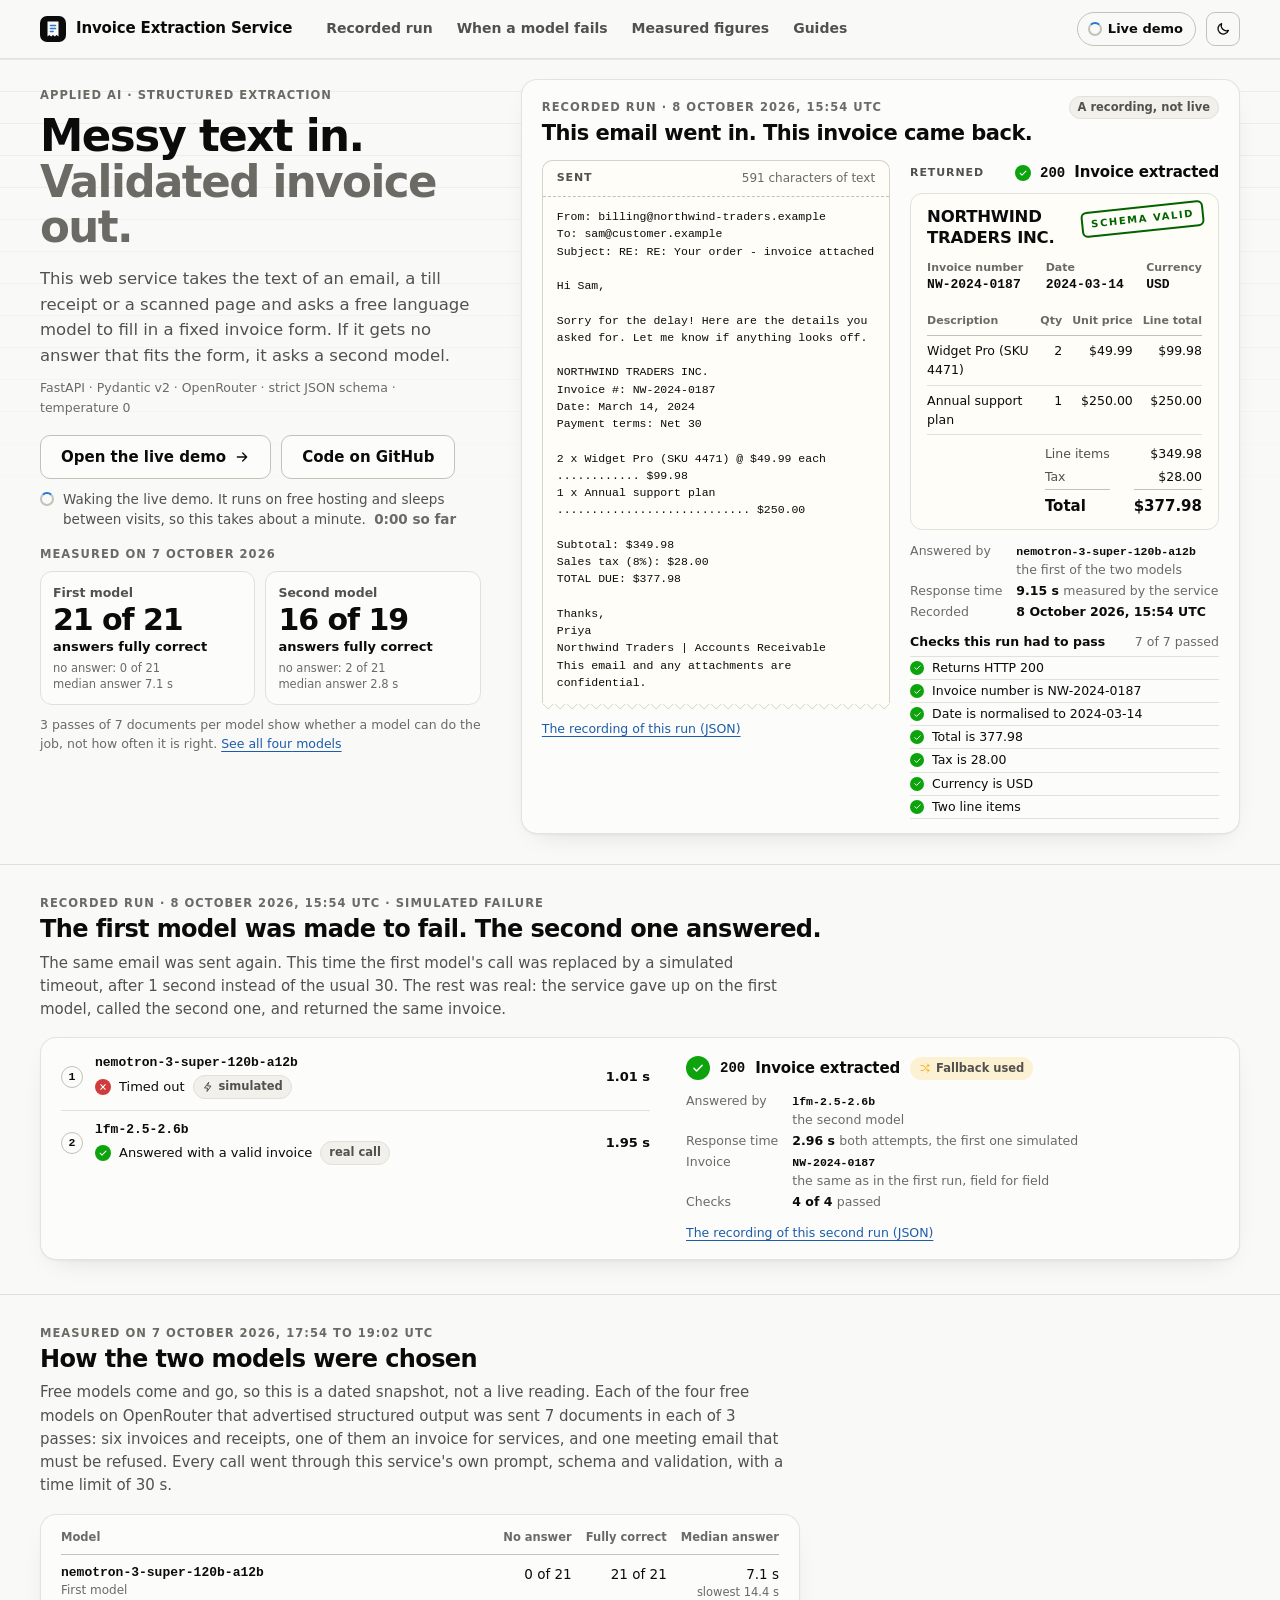
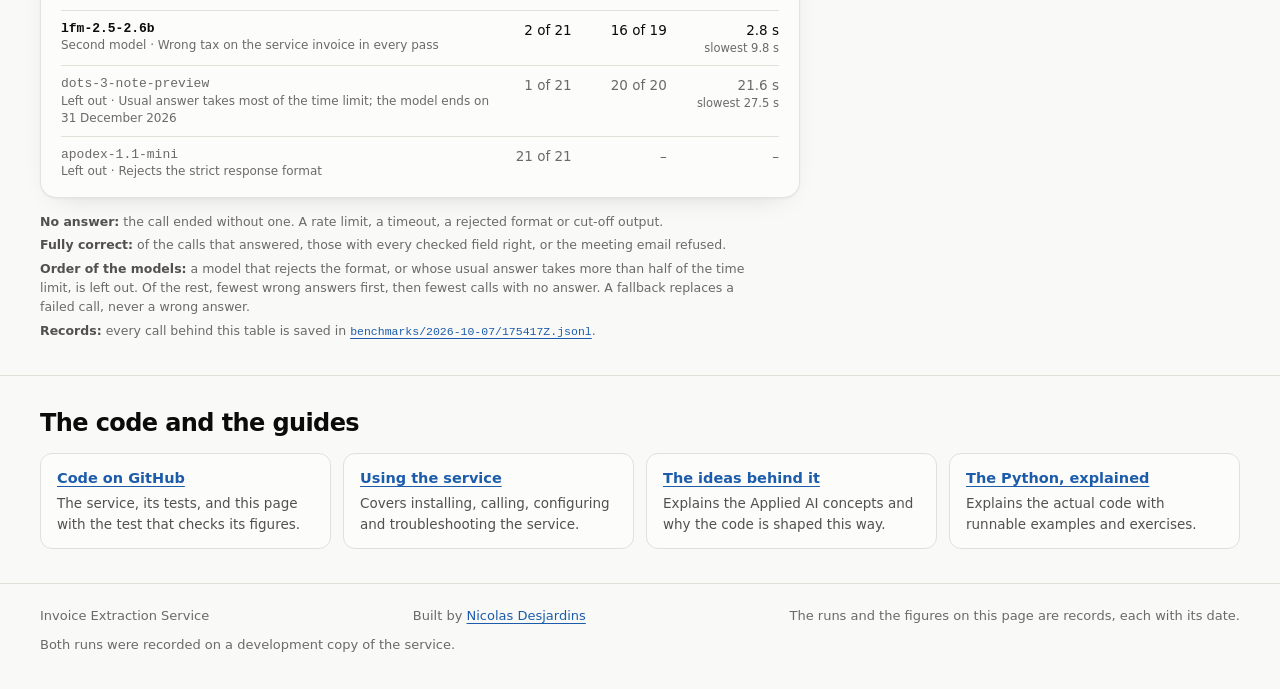
<file: site/index.html>
<!doctype html>
<html lang="en">
<head>
  <meta charset="utf-8">
  <!-- This page cannot send response headers, so its security policy is set here, ahead of
       everything it covers. Scripts and styles come from this page's own files only. The one
       outside address is the live demo's icon, which assets/door.js loads as a picture to
       learn that the demo is awake. -->
  <meta http-equiv="Content-Security-Policy" content="default-src 'none'; script-src 'self'; style-src 'self'; img-src 'self' https://*.onrender.com; base-uri 'none'; form-action 'none'">
  <meta name="viewport" content="width=device-width, initial-scale=1">
  <meta name="color-scheme" content="light dark">
  <meta name="referrer" content="no-referrer">
  <!-- An invoice number is not a telephone number: a phone must not turn it into a link. -->
  <meta name="format-detection" content="telephone=no">
  <title>Invoice Extraction Service</title>
  <meta name="description" content="This web service takes the text of an email, a till receipt or a scanned page and asks a free language model to fill in a fixed invoice form. If it gets no answer that fits the form, it asks a second model.">
  <link rel="canonical" href="https://nickdesjardins.github.io/Invoice-Extraction-Service/">
  <meta property="og:type" content="website">
  <meta property="og:title" content="Invoice Extraction Service">
  <meta property="og:description" content="This web service takes the text of an email, a till receipt or a scanned page and asks a free language model to fill in a fixed invoice form. If it gets no answer that fits the form, it asks a second model.">
  <meta property="og:url" content="https://nickdesjardins.github.io/Invoice-Extraction-Service/">
  <meta property="og:image" content="https://nickdesjardins.github.io/Invoice-Extraction-Service/og.png">
  <meta property="og:image:type" content="image/png">
  <meta property="og:image:width" content="1200">
  <meta property="og:image:height" content="630">
  <meta property="og:image:alt" content="Invoice Extraction Service. Messy text in. Validated invoice out.">
  <meta name="twitter:card" content="summary_large_image">
  <link rel="icon" href="assets/favicon.svg" type="image/svg+xml">
  <link rel="stylesheet" href="assets/door.css">
  <!-- Applies a saved colour theme before first paint. -->
  <script src="assets/theme.js"></script>
  <script src="assets/door.js" defer></script>
</head>
<body>

<svg class="sprite" aria-hidden="true" focusable="false">
  <symbol id="i-check" viewBox="0 0 24 24"><path d="M5 12.5l4.5 4.5L19 7.5"/></symbol>
  <symbol id="i-x" viewBox="0 0 24 24"><path d="M6.5 6.5l11 11M17.5 6.5l-11 11"/></symbol>
  <symbol id="i-sun" viewBox="0 0 24 24"><circle cx="12" cy="12" r="4"/><path d="M12 2.5v2.5M12 19v2.5M2.5 12H5M19 12h2.5M5.3 5.3l1.8 1.8M16.9 16.9l1.8 1.8M5.3 18.7l1.8-1.8M16.9 7.1l1.8-1.8"/></symbol>
  <symbol id="i-moon" viewBox="0 0 24 24"><path d="M20 14.2A8 8 0 0 1 9.8 4a8 8 0 1 0 10.2 10.2z"/></symbol>
  <symbol id="i-arrow" viewBox="0 0 24 24"><path d="M5 12h14M13 6l6 6-6 6"/></symbol>
  <symbol id="i-bolt" viewBox="0 0 24 24"><path d="M13 3L5 14h6l-1 7 8-11h-6z"/></symbol>
  <symbol id="i-shuffle" viewBox="0 0 24 24"><path d="M4 7h3.5c5 0 5.5 10 10.5 10H20M17 14l3 3-3 3M4 17h3.5c1.4 0 2.4-.8 3.2-1.9M20 7h-2c-1.4 0-2.4.8-3.2 1.9M17 4l3 3-3 3"/></symbol>
</svg>

<a class="skip" href="#title">Skip to the content</a>

<header class="topbar">
  <div class="wrap topbar__row">
    <a class="brand" href="./">
      <svg class="brand__mark" viewBox="0 0 26 26" aria-hidden="true">
        <rect class="bg" width="26" height="26" rx="7"/>
        <path class="pg" d="M7.5 5.5h11v15l-1.85-1.5-1.8 1.5-1.85-1.5-1.85 1.5-1.8-1.5-1.85 1.5z"/>
        <path class="ln" d="M10.5 9.5h5M10.5 12.5h5M10.5 15.5h2.6"/>
      </svg>
      <span class="brand__name">Invoice Extraction Service</span>
    </a>
    <nav class="topbar__nav" aria-label="On this page">
      <a href="#run">Recorded run</a>
      <a href="#fallback">When a model fails</a>
      <a href="#measured">Measured figures</a>
      <a href="#guides">Guides</a>
    </nav>
    <div class="topbar__actions">
      <!-- A second way to the live demo that stays in view while the page is read. It has no
           address of its own: assets/door.js gives it the one below and shows it. -->
      <a class="status" id="demo-chip" hidden><span class="status__dot" aria-hidden="true"></span>Live demo</a>
      <button class="iconbtn" id="theme-toggle" type="button" aria-label="Switch between light and dark theme" hidden>
        <svg class="icon theme-icon--light" aria-hidden="true"><use href="#i-moon"/></svg>
        <svg class="icon theme-icon--dark" aria-hidden="true"><use href="#i-sun"/></svg>
      </button>
    </div>
  </div>
</header>

<!-- Everything on this page that could go stale is marked. An element with data-fact says
     what the recordings in recorded/, the benchmark snapshot or the code say; an element with
     data-quote repeats, word for word, the file it names. tests/test_front_door.py compares
     each one with its source, and fails on any other sentence, and on any piece that is
     moved, hidden or pointed at another address. -->
<main>
  <div class="first">
    <div class="wrap first__grid">

      <section class="intro" aria-labelledby="title">
        <p class="kicker" data-quote="app/playground/static/index.html">Applied AI · structured extraction</p>
        <h1 id="title" data-quote="app/playground/static/index.html">Messy text in. <span>Validated invoice out.</span></h1>
        <p class="lede" data-fact="what-it-does">
          This web service takes the text of an email, a till receipt or a scanned page and asks
          a free language model to fill in a fixed invoice form. If it gets no answer that fits the
          form, it asks a second model.
        </p>
        <p class="stack" data-fact="stack">FastAPI · Pydantic&nbsp;v2 · OpenRouter · strict&nbsp;JSON&nbsp;schema · temperature&nbsp;0</p>
      </section>

      <section class="demo" id="demo" aria-label="Live demo">
        <!-- THE ONE PLACE that holds the address of the live demo. In the next line, replace
             the name that ends in .invalid, once, with the name the host shows for the
             service: lower case, ending in .onrender.com. Keep https:// before it and
             /#playground after it (that is the part of the demo's page where a visitor runs
             a document). Until then the page says that the demo is not online yet, and asks
             nothing. -->
        <a class="btn btn--ghost btn--lg demo__link" id="demo-link" href="https://invoice-extraction-service-25e2.onrender.com/#playground">
          Open the live demo <svg class="icon" aria-hidden="true"><use href="#i-arrow"/></svg>
        </a>
        <a class="btn btn--ghost btn--lg" href="https://github.com/nickdesjardins/Invoice-Extraction-Service">Code on GitHub</a>
        <!-- The only words on this page that change while it is read. Without the script they
             stay as written here. -->
        <p class="demo__line">
          <span class="demo__mark" aria-hidden="true"></span>
          <span>
            <span id="demo-words" role="status" data-fact="demo.static">The live demo runs on free hosting and sleeps between visits. Opening it wakes it, which takes about a minute.</span>
            <span class="demo__clock" id="demo-clock" aria-hidden="true" hidden></span>
          </span>
        </p>
        <p class="demo__unset" data-fact="demo.unset">The live demo is not online yet. This page shows recorded runs instead.</p>
      </section>

      <section class="figures" aria-labelledby="figures-title">
        <h2 class="kicker" id="figures-title">Measured on <time data-fact="bench.day" datetime="2026-10-07">7 October 2026</time></h2>
        <ul class="tiles">
          <li class="tile">
            <span class="tile__who">First model</span>
            <strong class="tile__value" data-fact="bench.0.correct">21 of 21</strong>
            <span class="tile__label">answers fully correct</span>
            <span class="tile__more">no answer: <span data-fact="bench.0.no_answer">0 of 21</span></span>
            <span class="tile__more">median answer <span data-fact="bench.0.median">7.1 s</span></span>
          </li>
          <li class="tile">
            <span class="tile__who">Second model</span>
            <strong class="tile__value" data-fact="bench.1.correct">16 of 19</strong>
            <span class="tile__label">answers fully correct</span>
            <span class="tile__more">no answer: <span data-fact="bench.1.no_answer">2 of 21</span></span>
            <span class="tile__more">median answer <span data-fact="bench.1.median">2.8 s</span></span>
          </li>
        </ul>
        <p class="footnote">
          <span data-fact="bench.limits">3 passes of 7 documents per model show whether a model can do the job, not how often it is right.</span>
          <a href="#measured">See all <span data-fact="bench.models">four</span> models</a>
        </p>
      </section>

      <section class="card run" id="run" aria-labelledby="run-title">
        <header class="run__head">
          <!-- The heading comes first for someone who moves from heading to heading: what
               follows it says that this is a recording. The stylesheet draws the dated line
               above the heading, here and in the two sections below. -->
          <h2 id="run-title" data-fact="run.title">This email went in. This invoice came back.</h2>
          <p class="kicker">Recorded run · <time data-fact="run.when" datetime="2026-10-08T15:54:06Z">8 October 2026, 15:54 UTC</time></p>
          <span class="chip" data-fact="run.nature">A recording, not live</span>
        </header>

        <div class="run__grid">
          <div class="in">
            <div class="paper-wrap">
              <div class="paper">
                <div class="paper__bar">
                  <strong>Sent</strong>
                  <span><span data-fact="run.chars">591</span> characters of text</span>
                </div>
                <pre class="paper__text" data-fact="run.document" role="region" aria-label="The email that was sent">From: billing@northwind-traders.example
To: sam@customer.example
Subject: RE: RE: Your order - invoice attached

Hi Sam,

Sorry for the delay! Here are the details you asked for. Let me know if anything looks off.

NORTHWIND TRADERS INC.
Invoice #: NW-2024-0187
Date: March 14, 2024
Payment terms: Net 30

2 x Widget Pro (SKU 4471) @ $49.99 each ............ $99.98
1 x Annual support plan ............................ $250.00

Subtotal: $349.98
Sales tax (8%): $28.00
TOTAL DUE: $377.98

Thanks,
Priya
Northwind Traders | Accounts Receivable
This email and any attachments are confidential.
</pre>
              </div>
            </div>
            <p class="record"><a href="recorded/email-invoice.json">The recording of this run (JSON)</a></p>
          </div>

          <div class="out">
            <p class="out__head">
              <span class="out__label">Returned</span>
              <span class="badge badge--good"><svg class="icon" aria-hidden="true"><use href="#i-check"/></svg></span>
              <span class="out__code" data-fact="run.status">200</span>
              <span class="out__title" data-fact="run.outcome">Invoice extracted</span>
            </p>

            <div class="invoice">
              <span class="stamp" data-fact="run.valid">Schema valid</span>
              <p class="invoice__vendor" data-fact="run.vendor">NORTHWIND TRADERS INC.</p>
              <dl class="invoice__meta">
                <div><dt>Invoice number</dt><dd data-fact="run.number">NW-2024-0187</dd></div>
                <div><dt>Date</dt><dd data-fact="run.date">2024-03-14</dd></div>
                <div><dt>Currency</dt><dd data-fact="run.currency">USD</dd></div>
              </dl>
              <table class="items" aria-labelledby="run-items">
                <thead>
                  <tr>
                    <th scope="col">Description</th>
                    <th scope="col" class="n">Qty</th>
                    <th scope="col" class="n">Unit price</th>
                    <th scope="col" class="n">Line total</th>
                  </tr>
                </thead>
                <tbody>
                  <tr data-fact="run.item.0">
                    <td>Widget Pro (SKU 4471)</td>
                    <td class="n">2</td>
                    <td class="n">$49.99</td>
                    <td class="n">$99.98</td>
                  </tr>
                  <tr data-fact="run.item.1">
                    <td>Annual support plan</td>
                    <td class="n">1</td>
                    <td class="n">$250.00</td>
                    <td class="n">$250.00</td>
                  </tr>
                </tbody>
              </table>
              <dl class="totals">
                <dt id="run-items">Line items</dt><dd data-fact="run.lines">$349.98</dd>
                <dt>Tax</dt><dd data-fact="run.tax">$28.00</dd>
                <dt class="is-total">Total</dt><dd class="is-total" data-fact="run.total">$377.98</dd>
              </dl>
            </div>

            <dl class="facts">
              <dt>Answered by</dt>
              <dd><span class="mono" data-fact="run.model">nemotron-3-super-120b-a12b</span> <small data-fact="run.place">the first of the two models</small></dd>
              <dt>Response time</dt>
              <dd><span data-fact="run.seconds">9.15 s</span> <small>measured by the service</small></dd>
              <dt>Recorded</dt>
              <dd><time data-fact="run.when" datetime="2026-10-08T15:54:06Z">8 October 2026, 15:54 UTC</time></dd>
            </dl>
            <p class="checks__title" id="run-checks"><strong>Checks this run had to pass</strong> <span><span data-fact="run.checks">7 of 7</span> passed</span></p>
            <ul class="checks" aria-labelledby="run-checks">
              <li><span class="badge badge--good"><svg class="icon" aria-hidden="true"><use href="#i-check"/></svg></span><span data-fact="run.check.0">Returns HTTP 200</span></li>
              <li><span class="badge badge--good"><svg class="icon" aria-hidden="true"><use href="#i-check"/></svg></span><span data-fact="run.check.1">Invoice number is NW-2024-0187</span></li>
              <li><span class="badge badge--good"><svg class="icon" aria-hidden="true"><use href="#i-check"/></svg></span><span data-fact="run.check.2">Date is normalised to 2024-03-14</span></li>
              <li><span class="badge badge--good"><svg class="icon" aria-hidden="true"><use href="#i-check"/></svg></span><span data-fact="run.check.3">Total is 377.98</span></li>
              <li><span class="badge badge--good"><svg class="icon" aria-hidden="true"><use href="#i-check"/></svg></span><span data-fact="run.check.4">Tax is 28.00</span></li>
              <li><span class="badge badge--good"><svg class="icon" aria-hidden="true"><use href="#i-check"/></svg></span><span data-fact="run.check.5">Currency is USD</span></li>
              <li><span class="badge badge--good"><svg class="icon" aria-hidden="true"><use href="#i-check"/></svg></span><span data-fact="run.check.6">Two line items</span></li>
            </ul>
          </div>
        </div>
      </section>

    </div>
  </div>

  <section class="section" id="fallback" aria-labelledby="fallback-title">
    <div class="wrap">
      <header class="section__head">
        <h2 id="fallback-title" data-fact="fallback.title">The first model was made to fail. The second one answered.</h2>
        <p class="kicker">Recorded run · <time data-fact="fallback.when" datetime="2026-10-08T15:54:24Z">8 October 2026, 15:54 UTC</time> · <span data-fact="fallback.simulated">simulated failure</span></p>
        <p data-fact="fallback.story">
          The same email was sent again. This time the first model's call was replaced by a
          simulated timeout, after 1 second instead of the usual 30. The rest was real: the service
          gave up on the first model, called the second one, and returned the same invoice.
        </p>
      </header>

      <div class="card trace">
        <ol>
          <li class="trace__row">
            <span class="num" data-fact="fallback.attempt.0.position">1</span>
            <div>
              <div class="trace__model" data-fact="fallback.attempt.0.model">nemotron-3-super-120b-a12b</div>
              <div class="trace__state">
                <span class="badge badge--crit"><svg class="icon" aria-hidden="true"><use href="#i-x"/></svg></span>
                <span data-fact="fallback.attempt.0.outcome">Timed out</span>
                <span class="chip"><svg class="icon" aria-hidden="true"><use href="#i-bolt"/></svg><span data-fact="fallback.attempt.0.kind">simulated</span></span>
              </div>
            </div>
            <span class="trace__time" data-fact="fallback.attempt.0.seconds">1.01 s</span>
          </li>
          <li class="trace__row">
            <span class="num" data-fact="fallback.attempt.1.position">2</span>
            <div>
              <div class="trace__model" data-fact="fallback.attempt.1.model">lfm-2.5-2.6b</div>
              <div class="trace__state">
                <span class="badge badge--good"><svg class="icon" aria-hidden="true"><use href="#i-check"/></svg></span>
                <span data-fact="fallback.attempt.1.outcome">Answered with a valid invoice</span>
                <span class="chip" data-fact="fallback.attempt.1.kind">real call</span>
              </div>
            </div>
            <span class="trace__time" data-fact="fallback.attempt.1.seconds">1.95 s</span>
          </li>
        </ol>

        <div class="trace__out">
          <p class="trace__end">
            <span class="badge badge--good badge--lg"><svg class="icon" aria-hidden="true"><use href="#i-check"/></svg></span>
            <span class="out__code" data-fact="fallback.status">200</span>
            <span class="out__title" data-fact="fallback.outcome">Invoice extracted</span>
            <span class="chip chip--warn"><svg class="icon" aria-hidden="true"><use href="#i-shuffle"/></svg><span data-fact="fallback.used">Fallback used</span></span>
          </p>
          <dl class="facts">
            <dt>Answered by</dt>
            <dd><span class="mono" data-fact="fallback.model">lfm-2.5-2.6b</span> <small data-fact="fallback.place">the second model</small></dd>
            <dt>Response time</dt>
            <dd><span data-fact="fallback.seconds">2.96 s</span> <small>both attempts, the first one simulated</small></dd>
            <dt>Invoice</dt>
            <dd><span class="mono" data-fact="fallback.number">NW-2024-0187</span> <small data-fact="fallback.same">the same as in the first run, field for field</small></dd>
            <dt>Checks</dt>
            <dd><span data-fact="fallback.checks">4 of 4</span> <small>passed</small></dd>
          </dl>
          <p class="record"><a href="recorded/primary-timeout.json">The recording of this second run (JSON)</a></p>
        </div>
      </div>
    </div>
  </section>

  <section class="section" id="measured" aria-labelledby="measured-title">
    <div class="wrap">
      <header class="section__head">
        <h2 id="measured-title">How the <span data-fact="chain.length">two</span> models were chosen</h2>
        <p class="kicker">Measured on <time data-fact="bench.day" datetime="2026-10-07">7 October 2026</time>, <span data-fact="bench.window">17:54 to 19:02 UTC</span></p>
        <p>
          <span data-quote="app/playground/static/index.html">Free models come and go, so this is a dated snapshot, not a live reading.</span>
          <span data-fact="bench.method">Each of the four free models on OpenRouter that advertised structured output was sent 7 documents in each of 3 passes: six invoices and receipts, one of them an invoice for services, and one meeting email that must be refused. Every call went through this service's own prompt, schema and validation, with a time limit of 30 s.</span>
        </p>
      </header>

      <div class="card table-scroll" tabindex="0" role="region" aria-label="The table of measured models">
        <table class="table" aria-labelledby="measured-title">
          <thead>
            <tr>
              <th scope="col">Model</th>
              <th scope="col" class="n">No answer</th>
              <th scope="col" class="n">Fully correct</th>
              <th scope="col" class="n">Median answer</th>
            </tr>
          </thead>
          <tbody>
            <tr>
              <th scope="row"><div class="table__model"><span data-fact="bench.0.model">nemotron-3-super-120b-a12b</span><small data-fact="bench.0.about">First model</small></div></th>
              <td class="n" data-fact="bench.0.no_answer">0 of 21</td>
              <td class="n" data-fact="bench.0.correct">21 of 21</td>
              <td class="n"><span data-fact="bench.0.median">7.1 s</span><small>slowest <span data-fact="bench.0.slowest">14.4 s</span></small></td>
            </tr>
            <tr>
              <th scope="row"><div class="table__model"><span data-fact="bench.1.model">lfm-2.5-2.6b</span><small data-fact="bench.1.about">Second model · Wrong tax on the service invoice in every pass</small></div></th>
              <td class="n" data-fact="bench.1.no_answer">2 of 21</td>
              <td class="n" data-fact="bench.1.correct">16 of 19</td>
              <td class="n"><span data-fact="bench.1.median">2.8 s</span><small>slowest <span data-fact="bench.1.slowest">9.8 s</span></small></td>
            </tr>
            <tr class="is-context">
              <th scope="row"><div class="table__model"><span data-fact="bench.2.model">dots-3-note-preview</span><small data-fact="bench.2.about">Left out · Usual answer takes most of the time limit; the model ends on 31 December 2026</small></div></th>
              <td class="n" data-fact="bench.2.no_answer">1 of 21</td>
              <td class="n" data-fact="bench.2.correct">20 of 20</td>
              <td class="n"><span data-fact="bench.2.median">21.6 s</span><small>slowest <span data-fact="bench.2.slowest">27.5 s</span></small></td>
            </tr>
            <tr class="is-context">
              <th scope="row"><div class="table__model"><span data-fact="bench.3.model">apodex-1.1-mini</span><small data-fact="bench.3.about">Left out · Rejects the strict response format</small></div></th>
              <td class="n" data-fact="bench.3.no_answer">21 of 21</td>
              <td class="n" data-fact="bench.3.correct">–</td>
              <td class="n" data-fact="bench.3.median">–</td>
            </tr>
          </tbody>
        </table>
      </div>

      <ul class="legend">
        <li><strong>No answer:</strong> <span data-quote="app/playground/static/assets/app.js">the call ended without one. A rate limit, a timeout, a rejected format or cut-off output.</span></li>
        <li><strong>Fully correct:</strong> <span data-quote="app/playground/static/assets/app.js">of the calls that answered, those with every checked field right, or the meeting email refused.</span></li>
        <li><strong>Order of the models:</strong> <span data-quote="app/playground/static/assets/app.js">a model that rejects the format, or whose usual answer takes more than half of the time limit, is left out. Of the rest, fewest wrong answers first, then fewest calls with no answer. A fallback replaces a failed call, never a wrong answer.</span></li>
        <li><strong>Records:</strong> every call behind this table is saved in <a href="https://github.com/nickdesjardins/Invoice-Extraction-Service/blob/main/benchmarks/2026-10-07/175417Z.jsonl"><code data-fact="bench.records">benchmarks/2026-10-07/175417Z.jsonl</code></a>.</li>
      </ul>
    </div>
  </section>

  <section class="section" id="guides" aria-labelledby="guides-title">
    <div class="wrap">
      <header class="section__head">
        <h2 id="guides-title">The code and the guides</h2>
      </header>
      <ul class="links">
        <li>
          <a href="https://github.com/nickdesjardins/Invoice-Extraction-Service">Code on GitHub</a>
          <span data-fact="guides.code">The service, its tests, and this page with the test that checks its figures.</span>
        </li>
        <li>
          <a href="https://github.com/nickdesjardins/Invoice-Extraction-Service/blob/main/docs/USAGE.md">Using the service</a>
          <span data-quote="README.md">Covers installing, calling, configuring and troubleshooting the service.</span>
        </li>
        <li>
          <a href="https://github.com/nickdesjardins/Invoice-Extraction-Service/blob/main/docs/LEARNING.md">The ideas behind it</a>
          <span data-quote="README.md">Explains the Applied AI concepts and why the code is shaped this way.</span>
        </li>
        <li>
          <a href="https://github.com/nickdesjardins/Invoice-Extraction-Service/blob/main/docs/PYTHON_LEARNING.md">The Python, explained</a>
          <span data-quote="README.md">Explains the actual code with runnable examples and exercises.</span>
        </li>
      </ul>
    </div>
  </section>
</main>

<footer class="footer">
  <div class="wrap footer__row">
    <span>Invoice Extraction Service</span>
    <span>Built by <a href="https://github.com/nickdesjardins">Nicolas Desjardins</a></span>
    <span data-fact="page.nature">The runs and the figures on this page are records, each with its date.</span>
    <span data-fact="runs.where">Both runs were recorded on a development copy of the service.</span>
  </div>
</footer>

</body>
</html>
</file>
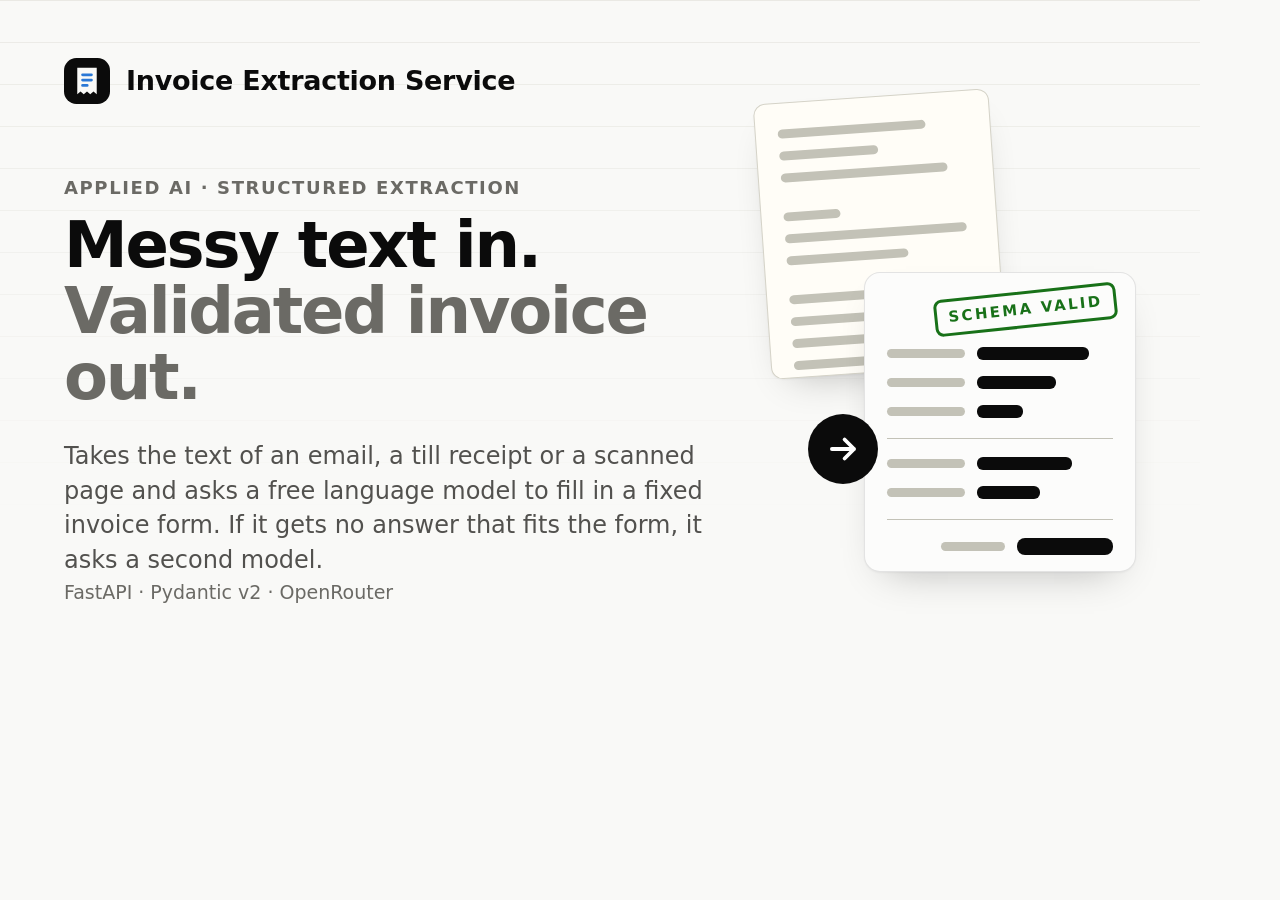
<file: tools/og-card.html>
<!doctype html>
<!-- The card that is photographed to make site/og.png, the picture shown when the
     page's address is pasted into LinkedIn, Slack or an email. tests/test_front_door.py
     gives the command, above PREVIEW_PICTURE. It is a tool: it is not
     published. It carries no measured figure on purpose: a number inside a picture cannot be
     compared with a record by a test. Its words are the page's own: the name, the line above
     the headline, the headline, the sentence under it (without "This web service", because
     the name stands above), the first three tools, and the stamp of the recorded invoice.
     tests/test_front_door.py lists them in PREVIEW_PICTURE and holds each to the page, and
     holds the picture by its fingerprint: after a change here, photograph the card again,
     look at the picture, and bring PREVIEW_PICTURE up to date. -->
<html lang="en">
<head>
<meta charset="utf-8">
<title>Preview card</title>
<style>
  :root {
    --page: #f9f9f7; --surface: #fcfcfb; --paper: #fffdf7; --paper-edge: #d5d3c8;
    --ink: #0b0b0b; --ink-2: #52514e; --ink-3: #6b6a65; --line: #e1e0d9; --line-strong: #c3c2b7;
    --accent: #2a78d6; --good-text: #006300; --border: rgba(11, 11, 11, 0.1);
    --sans: system-ui, -apple-system, "Segoe UI", Roboto, "Helvetica Neue", Arial, sans-serif;
  }
  * { box-sizing: border-box; margin: 0; }
  html, body { width: 1200px; height: 630px; overflow: hidden; }
  body { position: relative; background: var(--page); color: var(--ink); font: 24px/1.5 var(--sans); -webkit-font-smoothing: antialiased; }
  /* The faint ledger rules behind the page's headline. */
  body::before { content: ""; position: absolute; inset: 0; background-image: linear-gradient(var(--line) 1px, transparent 1px); background-size: 100% 42px; opacity: 0.6; -webkit-mask-image: linear-gradient(to bottom, #000 0%, transparent 85%); mask-image: linear-gradient(to bottom, #000 0%, transparent 85%); }
  .card { position: absolute; inset: 0; display: grid; grid-template-columns: 1fr 380px; gap: 40px; padding: 58px 64px 54px; }
  .words { display: flex; flex-direction: column; }
  .brand { display: flex; align-items: center; gap: 16px; font-size: 27px; font-weight: 650; letter-spacing: -0.01em; }
  .brand svg { width: 46px; height: 46px; }
  .kicker { margin-top: 70px; color: var(--ink-3); font-size: 18px; font-weight: 650; letter-spacing: 0.09em; text-transform: uppercase; }
  h1 { margin-top: 12px; font-size: 64px; font-weight: 700; letter-spacing: -0.035em; line-height: 1.03; }
  h1 span { display: block; color: var(--ink-3); }
  .lede { margin-top: 28px; max-width: 27em; color: var(--ink-2); font-size: 24px; line-height: 1.45; }
  .stack { margin-top: auto; color: var(--ink-3); font-size: 19px; }

  /* A drawing, not a record: lines of text become a filled-in form. No figure in it. */
  .drawing { position: relative; align-self: center; height: 480px; }
  .sheet { position: absolute; border: 1px solid var(--paper-edge); background: var(--paper); box-shadow: 0 1px 2px rgba(11, 11, 11, 0.04), 0 18px 40px -22px rgba(11, 11, 11, 0.3); }
  .sheet--in { left: 6px; top: 4px; width: 236px; height: 276px; padding: 26px 22px; border-radius: 12px; transform: rotate(-4deg); }
  .sheet--out { right: 0; bottom: 0; width: 272px; height: 300px; padding: 24px 22px; border-radius: 16px; background: var(--surface); border-color: var(--border); }
  .bar { height: 9px; margin-bottom: 13px; border-radius: 5px; background: var(--line-strong); }
  .bar--gap { margin-bottom: 30px; }
  .field { display: grid; grid-template-columns: 78px 1fr; gap: 12px; align-items: center; margin-bottom: 16px; }
  .field i { height: 9px; border-radius: 5px; background: var(--line-strong); }
  .field b { height: 13px; border-radius: 6px; background: var(--ink); }
  .rule { height: 1px; margin: 20px 0 18px; background: var(--line-strong); }
  .total { display: grid; grid-template-columns: 1fr 96px; gap: 12px; align-items: center; }
  .total i { justify-self: end; width: 64px; height: 9px; border-radius: 5px; background: var(--line-strong); }
  .total b { height: 17px; border-radius: 8px; background: var(--ink); }
  .stamp { position: absolute; right: 18px; top: 18px; padding: 4px 11px; border: 3px solid var(--good-text); border-radius: 8px; color: var(--good-text); font-size: 15px; font-weight: 800; letter-spacing: 0.16em; text-transform: uppercase; transform: rotate(-6deg); opacity: 0.9; background: var(--surface); }
  .arrow { position: absolute; left: 52px; top: 322px; width: 70px; height: 70px; display: grid; place-items: center; border-radius: 50%; background: var(--ink); z-index: 2; }
  .arrow svg { width: 38px; height: 38px; fill: none; stroke: #fff; stroke-width: 2.4; stroke-linecap: round; stroke-linejoin: round; }
</style>
</head>
<body>
<div class="card">
  <div class="words">
    <div class="brand">
      <svg viewBox="0 0 26 26" aria-hidden="true">
        <rect width="26" height="26" rx="7" fill="#0b0b0b"/>
        <path d="M7.5 5.5h11v15l-1.85-1.5-1.8 1.5-1.85-1.5-1.85 1.5-1.8-1.5-1.85 1.5z" fill="#f9f9f7"/>
        <path d="M10.5 9.5h5M10.5 12.5h5M10.5 15.5h2.6" fill="none" stroke="#2a78d6" stroke-width="1.6" stroke-linecap="round"/>
      </svg>
      Invoice Extraction Service
    </div>
    <p class="kicker">Applied AI · structured extraction</p>
    <h1>Messy text in. <span>Validated invoice out.</span></h1>
    <p class="lede">Takes the text of an email, a till receipt or a scanned page and asks a free language model to fill in a fixed invoice form. If it gets no answer that fits the form, it asks a second model.</p>
    <p class="stack">FastAPI · Pydantic v2 · OpenRouter</p>
  </div>
  <div class="drawing" aria-hidden="true">
    <div class="sheet sheet--in">
      <div class="bar" style="width: 78%"></div>
      <div class="bar" style="width: 52%"></div>
      <div class="bar bar--gap" style="width: 88%"></div>
      <div class="bar" style="width: 30%"></div>
      <div class="bar" style="width: 96%"></div>
      <div class="bar bar--gap" style="width: 64%"></div>
      <div class="bar" style="width: 70%"></div>
      <div class="bar" style="width: 44%"></div>
      <div class="bar" style="width: 84%"></div>
      <div class="bar" style="width: 58%"></div>
    </div>
    <div class="arrow"><svg viewBox="0 0 24 24"><path d="M5 12h14M13 6l6 6-6 6"/></svg></div>
    <div class="sheet sheet--out">
      <span class="stamp">Schema valid</span>
      <div class="field" style="margin-top: 50px"><i></i><b style="width: 82%"></b></div>
      <div class="field"><i></i><b style="width: 58%"></b></div>
      <div class="field"><i></i><b style="width: 34%"></b></div>
      <div class="rule"></div>
      <div class="field"><i></i><b style="width: 70%"></b></div>
      <div class="field"><i></i><b style="width: 46%"></b></div>
      <div class="rule"></div>
      <div class="total"><i></i><b></b></div>
    </div>
  </div>
</div>
</body>
</html>
</file>
<file: site/assets/door.css>
/* Front door stylesheet.
 *
 * The front door is the static page people are given the address of. It is one product
 * with the live demo, so it wears the same colours: the three blocks that follow are the
 * colour roles of the demo's own stylesheet (app/playground/static/assets/app.css), and
 * tests/test_front_door.py fails when they differ. Every rule below reads a role, never
 * a raw colour. Status colours (good / warn / crit) only ever colour a mark or an icon;
 * the words beside them stay in the ink roles so they keep their contrast in both themes.
 */

:root {
  color-scheme: light;

  --page: #f9f9f7;
  --surface: #fcfcfb;
  --well: #f1f0eb;
  --paper: #fffdf7;
  --paper-edge: #d5d3c8;

  --ink: #0b0b0b;
  --ink-2: #52514e;
  --ink-3: #6b6a65;
  --faint: #898781;

  --line: #e1e0d9;
  --line-strong: #c3c2b7;
  --border: rgba(11, 11, 11, 0.1);

  --accent: #2a78d6;
  --accent-text: #1c5cab;
  --accent-wash: #e8f1fc;

  --good: #0ca30c;
  --good-text: #006300;
  --good-wash: #e7f5e7;
  --warn: #fab219;
  --warn-wash: #fdf1d3;
  --crit: #d03b3b;
  --crit-wash: #fbe9e9;
  --idle: #c3c2b7;

  --button: #0b0b0b;
  --button-ink: #ffffff;

  --shadow: 0 1px 2px rgba(11, 11, 11, 0.04), 0 10px 28px -16px rgba(11, 11, 11, 0.18);
  --shadow-pop: 0 2px 6px rgba(11, 11, 11, 0.08), 0 16px 40px -12px rgba(11, 11, 11, 0.28);

  --radius: 16px;
  --radius-sm: 10px;

  --sans: system-ui, -apple-system, "Segoe UI", Roboto, "Helvetica Neue", Arial, sans-serif;
  --mono: ui-monospace, "SF Mono", SFMono-Regular, Menlo, Consolas, "Cascadia Mono",
    "Liberation Mono", monospace;
}

@media (prefers-color-scheme: dark) {
  :root:where(:not([data-theme="light"])) {
    color-scheme: dark;

    --page: #0d0d0d;
    --surface: #1a1a19;
    --well: #232321;
    --paper: #201f1c;
    --paper-edge: #3d3c38;

    --ink: #ffffff;
    --ink-2: #c3c2b7;
    --ink-3: #9d9b94;
    --faint: #898781;

    --line: #2c2c2a;
    --line-strong: #383835;
    --border: rgba(255, 255, 255, 0.1);

    --accent: #3987e5;
    --accent-text: #6da7ec;
    --accent-wash: #16263b;

    --good: #0ca30c;
    --good-text: #0ca30c;
    --good-wash: #12260f;
    --warn: #fab219;
    --warn-wash: #33280c;
    --crit: #d03b3b;
    --crit-wash: #331616;
    --idle: #4a4a46;

    --button: #ffffff;
    --button-ink: #0b0b0b;

    --shadow: 0 1px 2px rgba(0, 0, 0, 0.4), 0 14px 34px -18px rgba(0, 0, 0, 0.8);
    --shadow-pop: 0 2px 8px rgba(0, 0, 0, 0.5), 0 18px 44px -12px rgba(0, 0, 0, 0.9);
  }
}

:root[data-theme="dark"] {
  color-scheme: dark;

  --page: #0d0d0d;
  --surface: #1a1a19;
  --well: #232321;
  --paper: #201f1c;
  --paper-edge: #3d3c38;

  --ink: #ffffff;
  --ink-2: #c3c2b7;
  --ink-3: #9d9b94;
  --faint: #898781;

  --line: #2c2c2a;
  --line-strong: #383835;
  --border: rgba(255, 255, 255, 0.1);

  --accent: #3987e5;
  --accent-text: #6da7ec;
  --accent-wash: #16263b;

  --good: #0ca30c;
  --good-text: #0ca30c;
  --good-wash: #12260f;
  --warn: #fab219;
  --warn-wash: #33280c;
  --crit: #d03b3b;
  --crit-wash: #331616;
  --idle: #4a4a46;

  --button: #ffffff;
  --button-ink: #0b0b0b;

  --shadow: 0 1px 2px rgba(0, 0, 0, 0.4), 0 14px 34px -18px rgba(0, 0, 0, 0.8);
  --shadow-pop: 0 2px 8px rgba(0, 0, 0, 0.5), 0 18px 44px -12px rgba(0, 0, 0, 0.9);
}

/* ---------------------------------------------------------------- base --- */

*,
*::before,
*::after {
  box-sizing: border-box;
}

html {
  scroll-behavior: smooth;
  scroll-padding-top: 72px;
  -webkit-text-size-adjust: 100%;
}

body {
  margin: 0;
  background: var(--page);
  color: var(--ink);
  font: 15px/1.55 var(--sans);
  -webkit-font-smoothing: antialiased;
  text-rendering: optimizeLegibility;
}

h1,
h2,
p,
ol,
ul,
dl,
dd,
pre {
  margin: 0;
}

ol,
ul {
  padding: 0;
  list-style: none;
}

a {
  color: var(--accent-text);
  text-underline-offset: 3px;
}

button {
  font: inherit;
  color: inherit;
}

code,
.mono {
  font-family: var(--mono);
  font-size: 0.92em;
}

:focus-visible {
  outline: 2px solid var(--accent);
  outline-offset: 2px;
}

[hidden] {
  display: none !important;
}

.sprite {
  position: absolute;
  width: 0;
  height: 0;
}

.icon {
  width: 16px;
  height: 16px;
  flex: none;
  fill: none;
  stroke: currentColor;
  stroke-width: 2;
  stroke-linecap: round;
  stroke-linejoin: round;
}

.wrap {
  width: min(100% - 48px, 1200px);
  margin-inline: auto;
}

.skip {
  position: absolute;
  left: 16px;
  top: -60px;
  z-index: 50;
  padding: 10px 14px;
  border-radius: var(--radius-sm);
  background: var(--button);
  color: var(--button-ink);
}

.skip:focus {
  top: 12px;
}

/* -------------------------------------------------------------- pieces --- */

.card {
  background: var(--surface);
  border: 1px solid var(--border);
  border-radius: var(--radius);
  box-shadow: var(--shadow);
}

.btn {
  display: inline-flex;
  align-items: center;
  justify-content: center;
  gap: 8px;
  padding: 10px 16px;
  border: 1px solid transparent;
  border-radius: 10px;
  background: none;
  font-weight: 600;
  font-size: 14px;
  line-height: 1.2;
  text-decoration: none;
  white-space: nowrap;
  cursor: pointer;
  transition: opacity 0.15s, background-color 0.15s, border-color 0.15s, color 0.15s;
}

.btn--ghost {
  border-color: var(--line-strong);
  background: var(--surface);
  color: var(--ink);
}

.btn--ghost:hover {
  background: var(--well);
}

.btn--lg {
  padding: 12px 20px;
  font-size: 15px;
}

.iconbtn {
  display: inline-grid;
  place-items: center;
  width: 34px;
  height: 34px;
  border: 1px solid var(--line-strong);
  border-radius: 9px;
  background: none;
  cursor: pointer;
}

.iconbtn:hover {
  background: var(--well);
}

.chip {
  display: inline-flex;
  align-items: center;
  gap: 5px;
  padding: 2px 8px;
  border: 1px solid var(--line);
  border-radius: 999px;
  background: var(--well);
  color: var(--ink-2);
  font-size: 11.5px;
  font-weight: 600;
  line-height: 1.5;
  white-space: nowrap;
}

.chip .icon {
  width: 12px;
  height: 12px;
}

.chip--warn {
  border-color: transparent;
  background: var(--warn-wash);
}

.chip--warn .icon {
  color: var(--warn);
}

.kicker {
  color: var(--ink-3);
  font-size: 11.5px;
  font-weight: 650;
  letter-spacing: 0.09em;
  line-height: 1.5;
  text-transform: uppercase;
}

/* Round status badge: a disc in the status colour with an icon in it. */
.badge {
  display: inline-grid;
  place-items: center;
  width: 16px;
  height: 16px;
  flex: none;
  border-radius: 50%;
  background: var(--well);
  color: var(--ink-3);
}

.badge .icon {
  width: 10px;
  height: 10px;
  stroke-width: 2.6;
}

.badge--good {
  background: var(--good);
  color: #ffffff;
}

.badge--crit {
  background: var(--crit);
  color: #ffffff;
}

.badge--lg {
  width: 24px;
  height: 24px;
}

.badge--lg .icon {
  width: 14px;
  height: 14px;
}

.num {
  display: grid;
  place-items: center;
  width: 22px;
  height: 22px;
  border: 1px solid var(--line-strong);
  border-radius: 50%;
  font: 600 11.5px/1 var(--mono);
}

@keyframes spin {
  to {
    transform: rotate(360deg);
  }
}

/* -------------------------------------------------------------- topbar --- */

/* Stays in view while the page is read, as on the demo's own page. */
.topbar {
  position: sticky;
  top: 0;
  z-index: 20;
  border-bottom: 1px solid var(--line);
  background: var(--page);
  background: color-mix(in srgb, var(--page) 88%, transparent);
  backdrop-filter: blur(12px);
  -webkit-backdrop-filter: blur(12px);
}

.topbar__row {
  display: flex;
  align-items: center;
  gap: 24px;
  height: 58px;
}

.brand {
  display: inline-flex;
  align-items: center;
  gap: 10px;
  min-width: 0;
  color: var(--ink);
  font-weight: 650;
  letter-spacing: -0.01em;
  text-decoration: none;
  white-space: nowrap;
}

/* With larger letters or wider spacing than this page was drawn for, the name is cut short
   with three dots. It is never drawn over what stands beside it. */
.brand__name {
  min-width: 0;
  overflow: hidden;
  text-overflow: ellipsis;
}

.brand__mark {
  width: 26px;
  height: 26px;
  flex: none;
}

.brand__mark .bg {
  fill: var(--ink);
}

.brand__mark .pg {
  fill: var(--page);
}

.brand__mark .ln {
  fill: none;
  stroke: var(--accent);
  stroke-width: 1.6;
  stroke-linecap: round;
}

.topbar__nav {
  display: flex;
  gap: 4px;
  margin-right: auto;
}

.topbar__nav a {
  padding: 6px 10px;
  border-radius: 8px;
  color: var(--ink-2);
  font-size: 14px;
  font-weight: 550;
  text-decoration: none;
  white-space: nowrap;
}

.topbar__nav a:hover {
  background: var(--well);
  color: var(--ink);
}

.topbar__actions {
  display: flex;
  align-items: center;
  gap: 10px;
  margin-left: auto;
}

/* The way to the live demo that stays in view. Its mark follows the line under the
   headline (see "the live demo" below); its words never change. */
.status {
  display: inline-flex;
  align-items: center;
  gap: 8px;
  padding: 6px 12px;
  border: 1px solid var(--line-strong);
  border-radius: 999px;
  color: var(--ink);
  font-size: 13px;
  font-weight: 600;
  line-height: 1.5;
  text-decoration: none;
  white-space: nowrap;
  transition: background-color 0.15s, border-color 0.15s, color 0.15s;
}

.status:hover {
  background: var(--well);
}

.theme-icon--dark,
:root[data-theme="dark"] .theme-icon--light {
  display: none;
}

:root[data-theme="dark"] .theme-icon--dark {
  display: block;
}

@media (prefers-color-scheme: dark) {
  :root:where(:not([data-theme="light"])) .theme-icon--light {
    display: none;
  }

  :root:where(:not([data-theme="light"])) .theme-icon--dark {
    display: block;
  }
}

/* -------------------------------------------------------- first screen --- */

.first {
  position: relative;
  padding: 20px 0 30px;
  overflow: hidden;
}

/* Faint ledger rules behind the headline, as on the demo's own page. */
.first::before {
  content: "";
  position: absolute;
  inset: 0;
  background-image: linear-gradient(var(--line) 1px, transparent 1px);
  background-size: 100% 32px;
  opacity: 0.55;
  -webkit-mask-image: linear-gradient(to bottom, #000 0%, transparent 62%);
  mask-image: linear-gradient(to bottom, #000 0%, transparent 62%);
  pointer-events: none;
}

/* Left: what the service does, the way to the live demo, the measured figures.
   Right: one recorded run. */
.first__grid {
  position: relative;
  display: grid;
  grid-template-columns: minmax(0, 0.76fr) minmax(0, 1.24fr);
  grid-template-areas:
    "intro   run"
    "demo    run"
    "figures run";
  grid-template-rows: auto auto 1fr;
  column-gap: 40px;
}

.intro {
  grid-area: intro;
  padding-top: 8px;
}

.intro h1 {
  margin-top: 10px;
  font-size: clamp(30px, 3.4vw, 44px);
  font-weight: 700;
  letter-spacing: -0.035em;
  line-height: 1.04;
}

.intro h1 span {
  display: block;
  color: var(--ink-3);
}

.lede {
  max-width: 44ch;
  margin-top: 16px;
  color: var(--ink-2);
  font-size: 16.5px;
  line-height: 1.55;
}

.stack {
  margin-top: 10px;
  color: var(--ink-3);
  font-size: 12.5px;
}

/* ------------------------------------------------------- the live demo --- */

/* Two links, and under them the one line on the page that is not a record. */
.demo {
  grid-area: demo;
  display: flex;
  flex-wrap: wrap;
  gap: 10px;
  margin-top: 18px;
}

/* The line keeps the height of its longest sentence, so that nothing below it moves
   when the words change. */
.demo__line {
  flex: 0 0 100%;
  display: grid;
  grid-template-columns: 14px minmax(0, 1fr);
  gap: 9px;
  align-items: start;
  min-height: 3em;
  color: var(--ink-2);
  font-size: 13.5px;
  line-height: 1.5;
}

.demo__clock {
  margin-left: 4px;
  color: var(--ink-3);
  font-variant-numeric: tabular-nums;
  font-weight: 600;
  white-space: nowrap;
}

/* The mark beside the line, and the same mark in the top bar. Grey until the script
   has something to say. */
.demo__mark,
.status__dot {
  width: 10px;
  height: 10px;
  border-radius: 50%;
  background: var(--idle);
}

.demo__mark {
  margin: 5px 2px 0;
}

/* Waking: a ring that turns. */
:root[data-demo="waking"] .demo__mark,
:root[data-demo="waking"] .status__dot {
  width: 14px;
  height: 14px;
  border: 2px solid var(--line-strong);
  border-top-color: var(--accent);
  background: none;
  animation: spin 0.7s linear infinite;
}

:root[data-demo="waking"] .demo__mark {
  margin: 3px 0 0;
}

:root[data-demo="waking"] .status__dot {
  margin: 0 -2px;
}

/* Awake: the mark turns green and the two ways in become the page's main button. */
:root[data-demo="awake"] .demo__mark,
:root[data-demo="awake"] .status__dot {
  background: var(--good);
  box-shadow: 0 0 0 3px var(--good-wash);
}

:root[data-demo="awake"] .demo__line {
  color: var(--ink);
}

:root[data-demo="awake"] .demo__link,
:root[data-demo="awake"] .status {
  border-color: transparent;
  background: var(--button);
  color: var(--button-ink);
}

:root[data-demo="awake"] .demo__link:hover,
:root[data-demo="awake"] .status:hover {
  opacity: 0.86;
}

:root[data-demo="awake"] .status__dot {
  box-shadow: none;
}

/* Not answering. */
:root[data-demo="quiet"] .demo__mark,
:root[data-demo="quiet"] .status__dot {
  background: var(--warn);
  box-shadow: 0 0 0 3px var(--warn-wash);
}

/* While the address is still the placeholder there is nothing to open: the link and
   its line give way to a note. The stylesheet does this alone, so it holds with
   scripting off as well. (".invalid" is a name that can never be a real address.) */
.demo__unset {
  display: none;
  flex: 0 0 100%;
  min-height: 3em;
  color: var(--ink-2);
  font-size: 13.5px;
  line-height: 1.5;
}

.demo__link[href*=".invalid/"],
.demo__link[href*=".invalid/"] ~ .demo__line {
  display: none;
}

.demo__link[href*=".invalid/"] ~ .demo__unset {
  display: block;
}

/* ------------------------------------------------- the measured figures --- */

.figures {
  grid-area: figures;
  align-self: start;
  margin-top: 16px;
}

.tiles {
  display: grid;
  grid-template-columns: repeat(2, minmax(0, 1fr));
  gap: 10px;
  margin-top: 8px;
}

/* One tile per model: who, the figure, what the figure counts, one more line. */
.tile {
  padding: 11px 12px 12px;
  border: 1px solid var(--line);
  border-radius: 12px;
  background: var(--surface);
}

.tile__who {
  display: block;
  color: var(--ink-2);
  font-size: 12.5px;
  font-weight: 650;
}

.tile__value {
  display: block;
  margin-top: 1px;
  font-size: 30px;
  font-weight: 700;
  letter-spacing: -0.035em;
  line-height: 1.15;
  white-space: nowrap;
}

.tile__label {
  display: block;
  font-size: 13px;
  font-weight: 600;
  line-height: 1.4;
}

.tile__more {
  display: block;
  margin-top: 4px;
  color: var(--ink-3);
  font-size: 11.5px;
  line-height: 1.4;
}

.tile__more + .tile__more {
  margin-top: 0;
}

/* A figure and its unit stay on one line. */
.tile__more span {
  white-space: nowrap;
}

.footnote {
  margin-top: 10px;
  color: var(--ink-3);
  font-size: 12.5px;
}

/* ----------------------------------------------------- the recorded run --- */

.run {
  grid-area: run;
  align-self: start;
  padding: 16px 20px 14px;
}

.run__head {
  display: grid;
  grid-template-columns: minmax(0, 1fr) auto;
  gap: 2px 12px;
  align-items: center;
}

/* In the page the heading comes first, so that what follows it (the date, and that this
   is a recording) is heard after it. On the screen the dated line stays above it. */
.run__head .kicker {
  grid-row: 1;
  grid-column: 1;
}

.run__head .chip {
  grid-row: 1;
  grid-column: 2;
}

.run__head h2 {
  grid-row: 2;
  grid-column: 1 / -1;
  font-size: 21px;
  font-weight: 700;
  letter-spacing: -0.025em;
  line-height: 1.2;
}

/* The document that was sent, and beside it what came back. */
.run__grid {
  display: grid;
  grid-template-columns: minmax(0, 1.06fr) minmax(0, 0.94fr);
  gap: 20px;
  align-items: start;
  margin-top: 14px;
}

.paper-wrap {
  position: relative;
  margin-bottom: 6px;
}

/* A till-roll edge: a row of paper-coloured teeth hanging below the sheet. */
.paper-wrap::after {
  content: "";
  position: absolute;
  left: 1px;
  right: 1px;
  top: 100%;
  height: 6px;
  background: conic-gradient(from -45deg at bottom, #0000, var(--paper) 1deg 89deg, #0000 90deg)
    50% 0 / 12px 100% repeat-x;
  filter: drop-shadow(0 1px 0 var(--paper-edge));
}

.paper {
  border: 1px solid var(--paper-edge);
  border-bottom: 0;
  border-radius: 10px 10px 0 0;
  background: var(--paper);
  overflow: hidden;
}

.paper__bar {
  display: flex;
  justify-content: space-between;
  gap: 12px;
  padding: 8px 14px;
  border-bottom: 1px dashed var(--line-strong);
  color: var(--ink-3);
  font-size: 12px;
  font-variant-numeric: tabular-nums;
}

.paper__bar strong,
.out__label {
  color: var(--ink-2);
  font-size: 11px;
  font-weight: 650;
  letter-spacing: 0.08em;
  text-transform: uppercase;
}

.paper__text {
  padding: 11px 14px 12px;
  color: var(--ink);
  font: 11.5px/1.5 var(--mono);
  white-space: pre-wrap;
  overflow-wrap: anywhere;
  tab-size: 4;
}

.out__head {
  display: flex;
  flex-wrap: wrap;
  align-items: center;
  gap: 6px 9px;
  min-height: 33px;
  padding-bottom: 8px;
}

.out__label {
  margin-right: auto;
}

.out__code {
  font: 700 14px/1 var(--mono);
}

.out__title {
  font-size: 15px;
  font-weight: 650;
  letter-spacing: -0.01em;
}

.invoice {
  position: relative;
  padding: 13px 16px 11px;
  border: 1px solid var(--line);
  border-radius: 12px;
  background: var(--paper);
}

.invoice__vendor {
  padding-right: 128px;
  font-size: 16.5px;
  font-weight: 700;
  letter-spacing: -0.015em;
  line-height: 1.25;
  overflow-wrap: anywhere;
}

.stamp {
  position: absolute;
  top: 12px;
  right: 14px;
  padding: 3px 8px;
  border: 2px solid var(--good-text);
  border-radius: 6px;
  color: var(--good-text);
  font-size: 10px;
  font-weight: 800;
  letter-spacing: 0.16em;
  text-transform: uppercase;
  transform: rotate(-6deg);
}

.invoice__meta {
  display: grid;
  grid-template-columns: repeat(3, minmax(0, auto));
  justify-content: space-between;
  gap: 10px;
  margin-top: 10px;
}

.invoice__meta dt {
  color: var(--ink-3);
  font-size: 11px;
  font-weight: 600;
}

.invoice__meta dd {
  font: 600 13px/1.4 var(--mono);
  overflow-wrap: anywhere;
}

.items {
  width: 100%;
  margin-top: 12px;
  border-collapse: collapse;
  font-size: 12.5px;
}

.items th {
  padding: 6px 0;
  border-bottom: 1px solid var(--line-strong);
  color: var(--ink-3);
  font-size: 11px;
  font-weight: 600;
  text-align: left;
}

.items td {
  padding: 5px 0;
  border-bottom: 1px solid var(--line);
  vertical-align: top;
}

.items .n {
  padding-left: 10px;
  font-variant-numeric: tabular-nums;
  text-align: right;
  white-space: nowrap;
}

.totals {
  display: grid;
  grid-template-columns: 1fr auto;
  gap: 3px 24px;
  width: fit-content;
  margin: 9px 0 0 auto;
  font-size: 12.5px;
  font-variant-numeric: tabular-nums;
}

.totals dt {
  color: var(--ink-2);
}

.totals dd {
  text-align: right;
}

.totals .is-total {
  padding-top: 5px;
  border-top: 1px solid var(--line-strong);
  color: var(--ink);
  font-size: 15px;
  font-weight: 700;
}

/* Who answered, how long it took, and the checks the answer had to pass. */

.facts {
  display: grid;
  grid-template-columns: auto minmax(0, 1fr);
  gap: 3px 14px;
  margin-top: 12px;
  font-size: 12.5px;
  line-height: 1.45;
}

.facts dt {
  color: var(--ink-3);
}

.facts dd {
  font-weight: 600;
  overflow-wrap: anywhere;
}

.facts dd small {
  color: var(--ink-3);
  font-size: 1em;
  font-weight: 400;
}

/* A model's name is long: what is said about it goes on the next line. */
.facts .mono + small {
  display: block;
}

.checks__title {
  display: flex;
  flex-wrap: wrap;
  align-items: baseline;
  justify-content: space-between;
  gap: 2px 12px;
  margin-top: 10px;
  color: var(--ink-3);
  font-size: 12.5px;
}

.checks__title strong {
  color: var(--ink);
  font-weight: 650;
}

.checks {
  margin-top: 5px;
  border-top: 1px solid var(--line);
}

.checks li {
  display: grid;
  grid-template-columns: 14px minmax(0, 1fr);
  gap: 8px;
  align-items: start;
  padding: 2px 0;
  border-bottom: 1px solid var(--line);
  font-size: 12.5px;
  line-height: 1.45;
}

.checks .badge {
  width: 14px;
  height: 14px;
  margin-top: 2px;
}

.checks .badge .icon {
  width: 9px;
  height: 9px;
}

/* The way to the saved stream of a run. */
.record {
  margin-top: 12px;
  font-size: 12.5px;
}

/* A taller place to press than one line of small text. The margins give back the room
   the padding takes, so nothing moves. */
.record a {
  display: inline-block;
  margin: -6px 0;
  padding: 6px 0;
}

/* Under the document, clear of the teeth of its lower edge. */
.in .record {
  margin-top: 16px;
}

/* ------------------------------------------------------------ sections --- */

.section {
  padding: 30px 0 34px;
  border-top: 1px solid var(--line);
}

/* The heading is first in the page; its dated line is drawn above it. */
.section__head {
  display: flex;
  flex-direction: column;
}

.section__head .kicker {
  order: -1;
}

.section__head h2 {
  margin-top: 4px;
  font-size: 24px;
  font-weight: 700;
  letter-spacing: -0.025em;
  line-height: 1.15;
}

.section__head p:not(.kicker) {
  max-width: 78ch;
  margin-top: 8px;
  color: var(--ink-2);
}

/* The second recorded run: one row per model, in the order they were tried. */

/* The attempts on the left, what came back on the right. */
.trace {
  display: grid;
  grid-template-columns: minmax(0, 1.05fr) minmax(0, 0.95fr);
  gap: 0 36px;
  align-items: start;
  margin-top: 16px;
  padding: 6px 20px 16px;
}

.trace__row {
  display: grid;
  grid-template-columns: 22px minmax(0, 1fr) auto;
  gap: 2px 12px;
  align-items: center;
  padding: 11px 0;
}

.trace__row + .trace__row {
  border-top: 1px solid var(--line);
}

.trace__model {
  font: 600 13px/1.3 var(--mono);
  overflow-wrap: anywhere;
}

.trace__state {
  display: flex;
  flex-wrap: wrap;
  align-items: center;
  gap: 4px 8px;
  margin-top: 3px;
  font-size: 13px;
}

.trace__time {
  font-size: 13px;
  font-variant-numeric: tabular-nums;
  font-weight: 600;
  white-space: nowrap;
}

.trace__end {
  display: flex;
  flex-wrap: wrap;
  align-items: center;
  gap: 6px 10px;
  padding-top: 12px;
}

/* The benchmark table. A wide table scrolls inside its card instead of widening the page. */

.table-scroll {
  min-width: 0;
  max-width: 760px;
  margin-top: 16px;
  padding: 6px 20px 8px;
  overflow-x: auto;
  scrollbar-width: thin;
  scrollbar-color: var(--line-strong) transparent;
}

.table {
  width: 100%;
  border-collapse: collapse;
  font-size: 13.5px;
}

.table th {
  padding: 8px 0;
  border-bottom: 1px solid var(--line-strong);
  color: var(--ink-3);
  font-size: 11.5px;
  font-weight: 600;
  text-align: left;
  white-space: nowrap;
}

.table td,
.table tbody th {
  padding: 9px 0;
  border-bottom: 1px solid var(--line);
  vertical-align: top;
}

.table tbody tr:last-child td,
.table tbody tr:last-child th {
  border-bottom: 0;
}

/* A row's header cell: a header for assistive technology, drawn like any other cell. */
.table tbody th {
  color: inherit;
  font-size: inherit;
  font-weight: inherit;
  white-space: normal;
}

.table .n {
  padding-left: 14px;
  font-variant-numeric: tabular-nums;
  text-align: right;
  white-space: nowrap;
}

/* The second value of a cell, under the first: "slowest 14.4 s". */
.table td small {
  display: block;
  color: var(--ink-3);
  font-size: 11.5px;
  line-height: 1.35;
}

.table__model {
  font: 600 13px/1.35 var(--mono);
  overflow-wrap: anywhere;
}

.table__model small {
  display: block;
  color: var(--ink-3);
  font: 400 12px/1.4 var(--sans);
}

/* The models that were measured and left out are context: they recede. */
.table .is-context {
  color: var(--ink-3);
}

.table .is-context .table__model {
  font-weight: 400;
}

.legend {
  max-width: 92ch;
  margin-top: 14px;
  color: var(--ink-3);
  font-size: 12.5px;
}

.legend li + li {
  margin-top: 4px;
}

.legend strong {
  color: var(--ink-2);
  font-weight: 650;
}

.legend code {
  overflow-wrap: anywhere;
}

/* Where to read more. */

.links {
  display: grid;
  grid-template-columns: repeat(4, minmax(0, 1fr));
  gap: 12px;
  margin-top: 16px;
}

.links li {
  padding: 13px 16px 14px;
  border: 1px solid var(--line);
  border-radius: 12px;
  background: var(--surface);
  font-size: 13.5px;
}

.links a {
  font-size: 14.5px;
  font-weight: 650;
}

.links span {
  display: block;
  margin-top: 3px;
  color: var(--ink-2);
}

.footer {
  padding: 22px 0 34px;
  border-top: 1px solid var(--line);
  color: var(--ink-3);
  font-size: 13px;
}

.footer__row {
  display: flex;
  flex-wrap: wrap;
  justify-content: space-between;
  gap: 8px 24px;
}

/* ---------------------------------------------------------- responsive --- */

/* Too narrow for two columns: the parts follow one another. */
@media (max-width: 1179px) {
  .first__grid {
    grid-template-columns: minmax(0, 1fr);
    grid-template-areas:
      "intro"
      "demo"
      "figures"
      "run";
    grid-template-rows: auto;
  }

  .run {
    margin-top: 22px;
  }

  .intro h1 {
    font-size: clamp(34px, 5vw, 44px);
  }

  .lede {
    max-width: 64ch;
    font-size: 16px;
  }

  .tiles {
    max-width: 520px;
  }

  .trace {
    grid-template-columns: minmax(0, 1fr);
  }

  .trace__out {
    border-top: 1px solid var(--line);
  }

  .links {
    grid-template-columns: repeat(2, minmax(0, 1fr));
  }

  /* The links to the parts of the page need the width of the two columns: narrower than
     that, the name would run into them as soon as a reader widens the spacing of the text. */
  .topbar__nav {
    display: none;
  }
}

/* A tablet, or a narrow window: the figures stand beside the introduction, so that the
   recorded run begins higher on the screen. */
@media (min-width: 760px) and (max-width: 1179px) {
  .first__grid {
    grid-template-columns: minmax(0, 1.3fr) minmax(0, 0.7fr);
    grid-template-areas:
      "intro figures"
      "demo  figures"
      "run   run";
    column-gap: 32px;
  }

  .figures {
    margin-top: 8px;
  }

  .tiles {
    grid-template-columns: minmax(0, 1fr);
  }
}

/* A phone. */
@media (max-width: 759px) {
  .wrap {
    width: min(100% - 32px, 1200px);
  }

  .first {
    padding: 14px 0 24px;
  }

  .intro {
    padding-top: 4px;
  }

  .intro h1 {
    margin-top: 6px;
    font-size: clamp(26px, 8.1vw, 34px);
  }

  .lede {
    margin-top: 10px;
    font-size: 14.5px;
    line-height: 1.5;
  }

  .stack {
    margin-top: 6px;
    font-size: 11.5px;
  }

  .demo {
    gap: 8px;
    margin-top: 14px;
  }

  /* Both links on one line, also on a screen 360 px wide. */
  .demo .btn {
    flex: 1 1 auto;
    padding: 11px 10px;
    font-size: 14px;
  }

  .demo__line,
  .demo__unset {
    font-size: 13px;
  }

  .figures {
    margin-top: 12px;
  }

  .footnote {
    margin-top: 6px;
    font-size: 12px;
  }

  .tiles {
    gap: 8px;
    margin-top: 6px;
  }

  .tile {
    padding: 9px 11px 10px;
    border-radius: 10px;
  }

  .tile__value {
    font-size: 25px;
  }

  .tile__more {
    margin-top: 2px;
  }

  .run {
    margin-top: 14px;
    padding: 13px 14px 16px;
  }

  .run__head .kicker {
    letter-spacing: 0.05em;
  }

  .run__head h2 {
    font-size: 19px;
  }

  .run__grid {
    grid-template-columns: minmax(0, 1fr);
    gap: 12px;
    margin-top: 10px;
  }

  .section {
    padding: 24px 0 26px;
  }

  .section__head h2 {
    font-size: 21px;
  }

  .trace {
    padding: 4px 14px 14px;
  }

  .table-scroll {
    padding: 4px 12px 6px;
  }

  .table {
    font-size: 12.5px;
  }

  .table .n {
    padding-left: 8px;
  }

  .table thead .n {
    white-space: normal;
    vertical-align: bottom;
  }

  .table__model {
    font-size: 12px;
  }

  .links {
    grid-template-columns: minmax(0, 1fr);
  }
}

@media (max-width: 600px) {
  .topbar__row {
    gap: 12px;
  }

  /* The longest sentence of the line runs to three lines here. */
  .demo__line,
  .demo__unset {
    min-height: 4.5em;
  }

  .brand__name {
    font-size: 14.5px;
  }
}

/* Narrower than this, the name and the way to the live demo do not fit side by side. The
   name then goes out of sight, and stays what a screen reader calls the link around the
   mark. While the way to the live demo is not shown, the name stays in sight. (A browser
   that cannot tell keeps it out of sight.) The name is also written at the foot of the page. */
@media (max-width: 419px) {
  .brand__name {
    position: absolute;
    width: 1px;
    height: 1px;
    clip-path: inset(50%);
  }

  .topbar__row:has(.status[hidden]) .brand__name {
    position: static;
    width: auto;
    height: auto;
    clip-path: none;
  }
}

/* Narrower than the narrowest phone this page was drawn for (a window zoomed to four times
   its size): no room for the stamp beside the supplier's name, so it stands above it. */
@media (max-width: 359px) {
  .stamp {
    position: static;
    display: inline-block;
    margin-bottom: 10px;
  }

  .invoice__vendor {
    padding-right: 0;
  }
}

/* A window this low (a page zoomed to four times its size): the top bar scrolls away with
   the page instead of keeping a fifth of the screen. */
@media (max-height: 320px) {
  .topbar {
    position: static;
  }
}

/* A contrast theme drops background colours and shadows, and with them the marks of the
   live demo's state. A border stays: a ring while the demo is not known to be awake, an
   open ring while it wakes, a full dot when it is awake. */
@media (forced-colors: active) {
  .demo__mark,
  .status__dot {
    border: 2px solid CanvasText;
    background: none;
  }

  :root[data-demo="waking"] .demo__mark,
  :root[data-demo="waking"] .status__dot {
    border-color: CanvasText;
    border-top-color: Canvas;
  }

  :root[data-demo="awake"] .demo__mark,
  :root[data-demo="awake"] .status__dot {
    border-width: 5px;
  }
}

@media (prefers-reduced-motion: reduce) {
  html {
    scroll-behavior: auto;
  }

  *,
  *::before,
  *::after {
    animation-duration: 0.01ms !important;
    animation-iteration-count: 1 !important;
    transition-duration: 0.01ms !important;
  }
}
</file>
